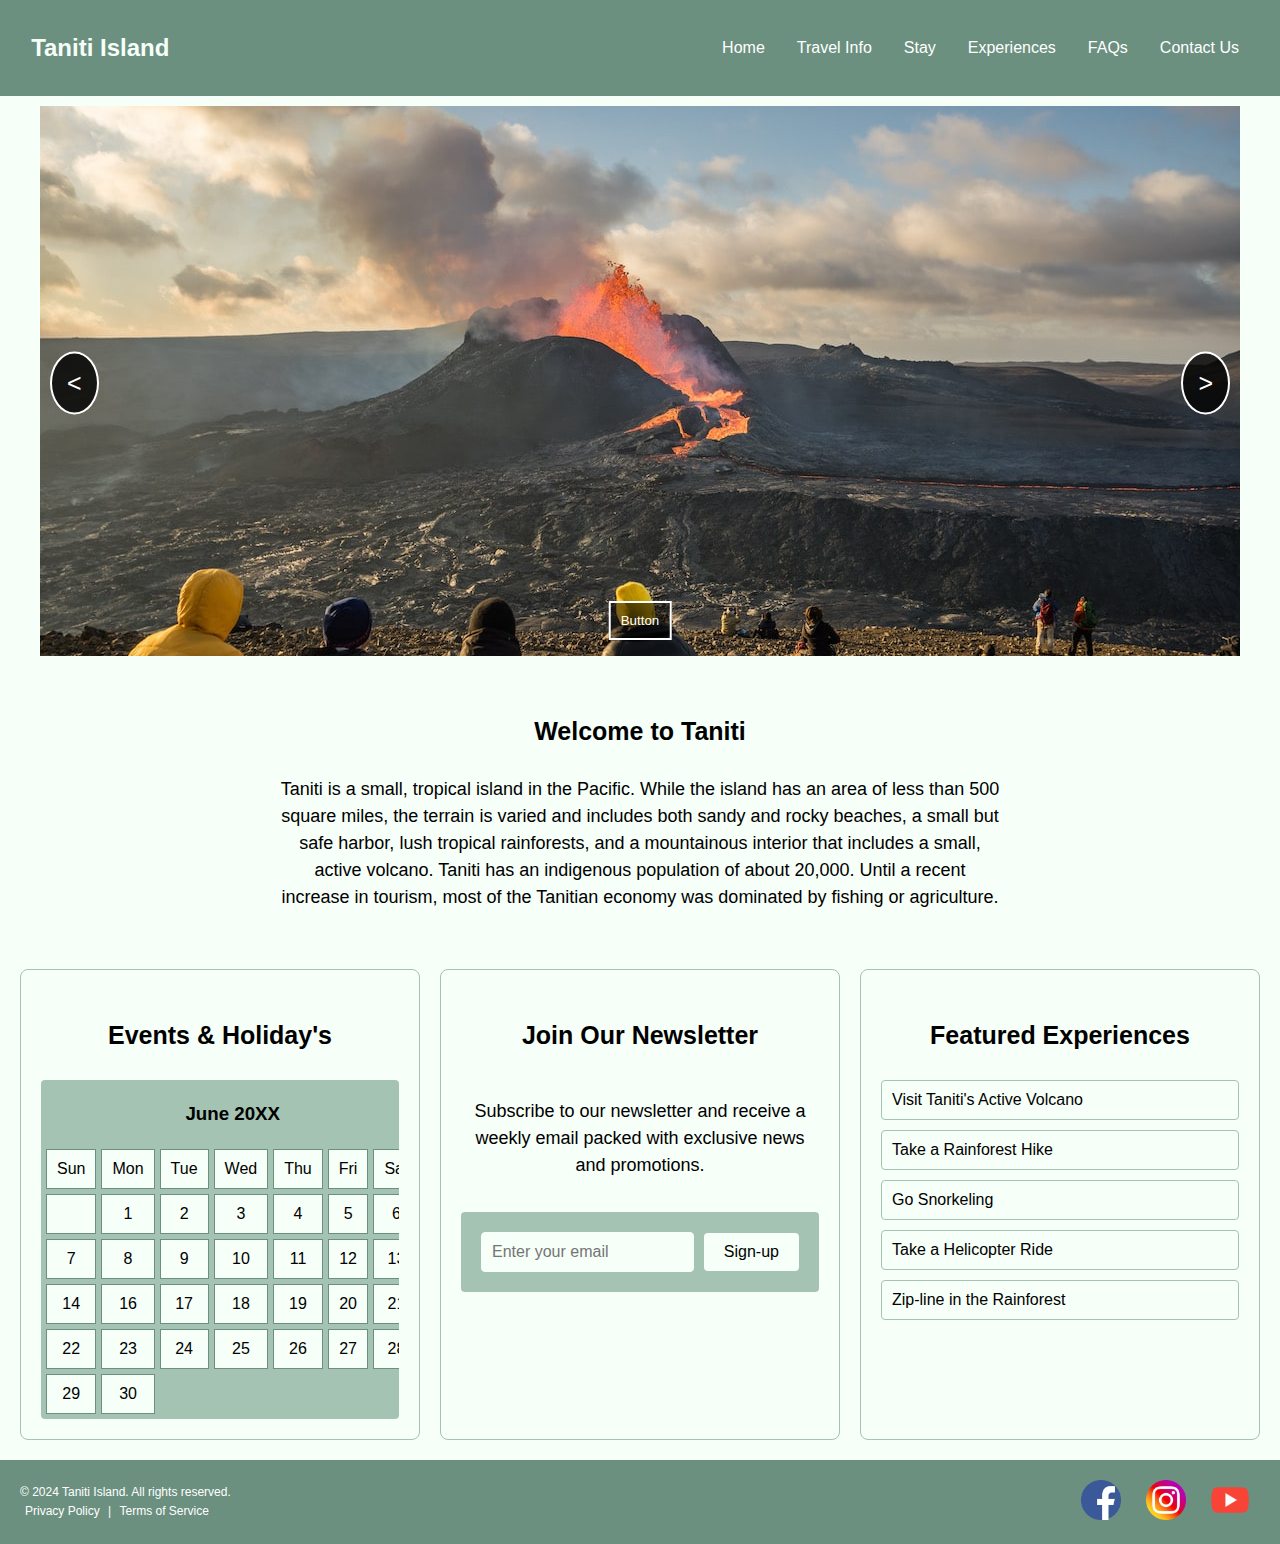
<file: index.html>
<!DOCTYPE html>
<html lang="en">
<head>
    <meta charset="UTF-8">
    <meta name="viewport" content="width=device-width, initial-scale=1.0">
    <title>Taniti Island</title>
    <link rel="stylesheet" href="styles.css">
</head>
<body>
    <header>
        <div class="logo">Taniti Island</div>
        <nav>
            <ul>
                <li><a href="/index.html">Home</a></li>
                <li class="dropdown">
                    <a href="javascript:void(0)" class="dropbtn">Travel Info</a>
                    <div class="dropdown-content">
                        <a href="/submenu/getting-here.html">Getting Here</a>
                        <a href="/submenu/getting-around.html">Getting Around</a>
                    </div>
                </li>
                <li class="dropdown">
                    <a href="javascript:void(0)" class="dropbtn">Stay</a>
                    <div class="dropdown-content">
                        <a href="/submenu/lodging.html">Lodging</a>
                        <a href="/submenu/food.html">Food</a>
                    </div>
                </li>
                <li class="dropdown">
                    <a href="javascript:void(0)" class="dropbtn">Experiences</a>
                    <div class="dropdown-content">
                        <a href="/submenu/sightseeing.html">Sightseeing</a>
                        <a href="/submenu/entertainment.html">Entertainment</a>
                    </div>
                </li>
                <li><a href="/FAQs.html">FAQs</a></li>
                <li><a href="/contactUs.html">Contact Us</a></li>
            </ul>
        </nav>
    </header>
    <main>
        <section class="picture-slider">
            <button type="button" class="arrow left-arrow" onclick="plusSlides(-1)">&lt;</button>
            <div class="picture-container">
                <div class="picture">
                    <img class="size-picture" src="/img/volcano.jpg" alt="Picture of an active volcano">
                    <button type="button" class="picture-button">Button</button>
                </div>
                <div class="picture">
                    <img class="size-picture" src="/img/rainforest-hike.webp" alt="Picture of a mossy Rainforest">
                    <button type="button" class="picture-button">Button</button>
                </div>
                <div class="picture">
                    <img class="size-picture" src="/img/snorkeling.jpg" alt="Picture of 2 individuals snorkeling">
                    <button type="button" class="picture-button">Button</button>
                </div>
                <div class="picture">
                    <img class="size-picture" src="/img/helicopter.jpg" alt="Picture of a helicopter">
                    <button type="button" class="picture-button">Button</button>
                </div>
            </div>
            <button type="button" class="arrow right-arrow" onclick="plusSlides(1)">&gt;</button>
        </section>
        <section class="welcome-section">
            <h1>Welcome to Taniti</h1>
            <p>Taniti is a small, tropical island in the Pacific. While the island has an area of less than 500 square miles, the terrain is varied and includes both sandy and rocky beaches, a small but safe harbor, lush tropical rainforests, and a mountainous interior that includes a small, active volcano. Taniti has an indigenous population of about 20,000. Until a recent increase in tourism, most of the Tanitian economy was dominated by fishing or agriculture.</p>
        </section>
        <section class="info-sections">
            <div class="calendar-view">
                <h2>Events & Holiday's</h2>
                <div class="calendar-widget">
                    <div class="calendar">
                        <div class="month">
                            <h3>June 20XX</h3>
                        </div>
                        <div class="weekdays">
                            <div>Sun</div>
                            <div>Mon</div>
                            <div>Tue</div>
                            <div>Wed</div>
                            <div>Thu</div>
                            <div>Fri</div>
                            <div>Sat</div>
                        </div>
                        <div class="days">
                            <div class="day"></div>
                            <div class="day">1</div>
                            <div class="day">2</div>
                            <div class="day">3</div>
                            <div class="day">4</div>
                            <div class="day">5</div>
                            <div class="day">6</div>
                            <div class="day">7</div>
                            <div class="day">8</div>
                            <div class="day">9</div>
                            <div class="day">10</div>
                            <div class="day">11</div>
                            <div class="day">12</div>
                            <div class="day">13</div>
                            <div class="day">14</div>
                            <div class="day">16</div>
                            <div class="day">17</div>
                            <div class="day">18</div>
                            <div class="day">19</div>
                            <div class="day">20</div>
                            <div class="day">21</div>
                            <div class="day">22</div>
                            <div class="day">23</div>
                            <div class="day">24</div>
                            <div class="day">25</div>
                            <div class="day">26</div>
                            <div class="day">27</div>
                            <div class="day">28</div>
                            <div class="day">29</div>
                            <div class="day">30</div>
                        </div>
                    </div>
                </div>
            </div>
            <div class="cta-section">
                <h2>Join Our Newsletter</h2>
                <div id="signup-container">
                    <p>Subscribe to our newsletter and receive a weekly email packed with exclusive news and promotions.</p>
                    <form id="newsletter-form">
                        <div class="input-container">
                            <input type="email" placeholder="Enter your email" required>
                            <button type="submit" class="cta-button">Sign-up</button>
                        </div>
                    </form>
                </div>
            </div>
            <div class="featured-experiences">
                <h2>Featured Experiences</h2>
                <ul>
                    <li>Visit Taniti's Active Volcano</li>
                    <li>Take a Rainforest Hike</li>
                    <li>Go Snorkeling</li>
                    <li>Take a Helicopter Ride</li>
                    <li>Zip-line in the Rainforest</li>
                </ul>
            </div>
        </section>
    </main>
    <footer>
        <div class="legal-info">
            <p>&copy; 2024 Taniti Island. All rights reserved.</p>
            <p><a href="#">Privacy Policy</a> | <a href="#">Terms of Service</a></p>
        </div>
        <div class="social-links">
            <img src="img/facebook.png" class="social-button" alt="Facebook">
            <img src="img/instagram.png" class="social-button" alt="Instagram">
            <img src="img/youtube.png" class="social-button" alt="YouTube">
        </div>
    </footer>

    <script src="index.js"></script>
</body>
</html>
</file>
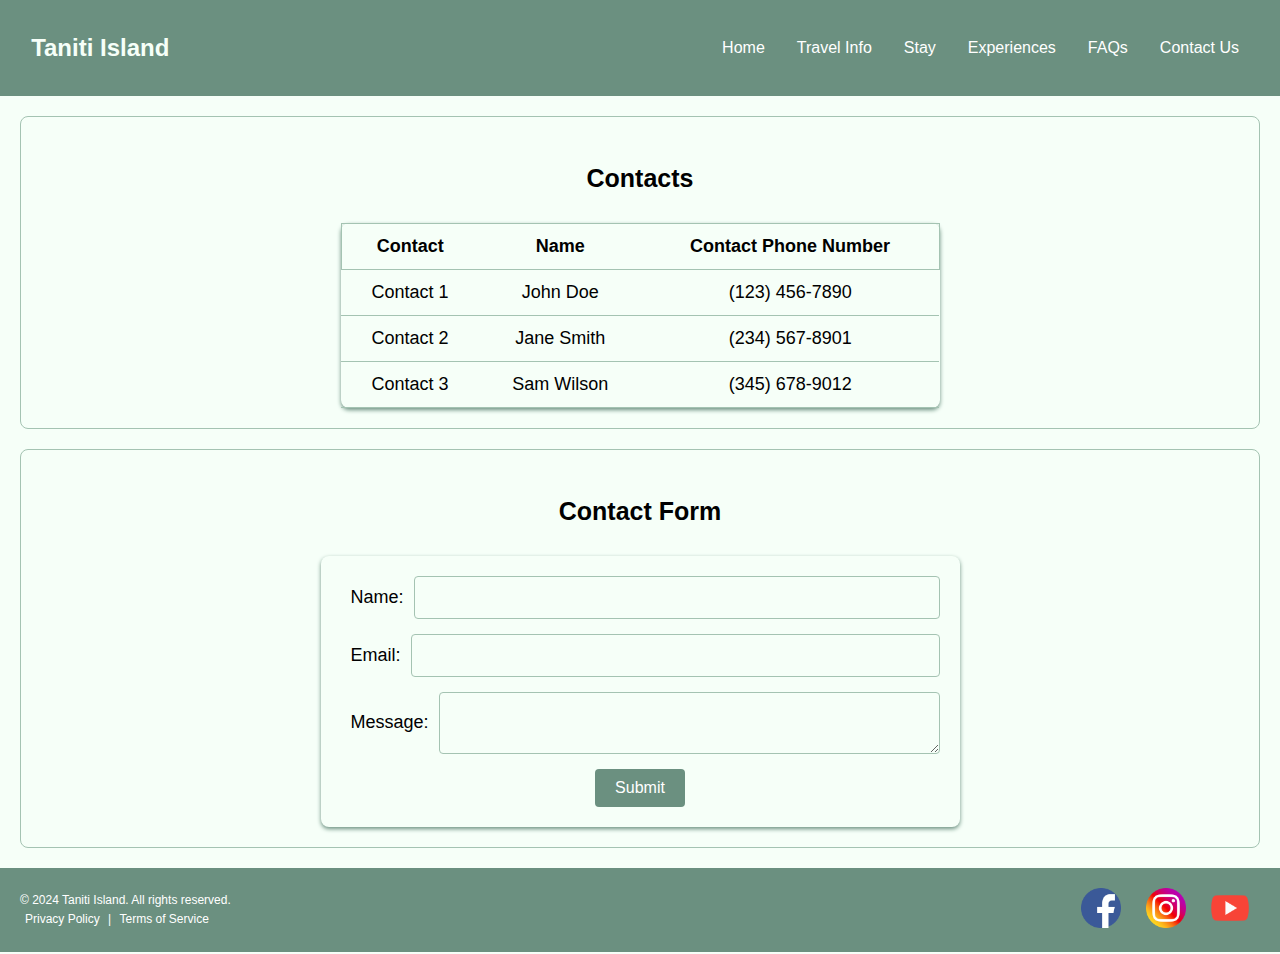
<file: contactUs.html>
<!DOCTYPE html>
<html lang="en">
<head>
    <meta charset="UTF-8">
    <meta name="viewport" content="width=device-width, initial-scale=1.0">
    <title>Taniti Island | Contact Us |</title>
    <link rel="stylesheet" href="styles.css">
</head>
<body>
    <header>
        <div class="logo">Taniti Island</div>
        <nav>
            <ul>
                <li><a href="/index.html">Home</a></li>
                <li class="dropdown">
                    <a href="javascript:void(0)" class="dropbtn">Travel Info</a>
                    <div class="dropdown-content">
                        <a href="/submenu/getting-here.html">Getting Here</a>
                        <a href="/submenu/getting-around.html">Getting Around</a>
                    </div>
                </li>
                <li class="dropdown">
                    <a href="javascript:void(0)" class="dropbtn">Stay</a>
                    <div class="dropdown-content">
                        <a href="/submenu/lodging.html">Lodging</a>
                        <a href="/submenu/food.html">Food</a>
                    </div>
                </li>
                <li class="dropdown">
                    <a href="javascript:void(0)" class="dropbtn">Experiences</a>
                    <div class="dropdown-content">
                        <a href="/submenu/sightseeing.html">Sightseeing</a>
                        <a href="/submenu/entertainment.html">Entertainment</a>
                    </div>
                </li>
                <li><a href="/FAQs.html">FAQs</a></li>
                <li><a href="/contactUs.html">Contact Us</a></li>
            </ul>
        </nav>
    </header>
    <main id="contact-us-container">
        <section id="contact-table-section">
            <h1 id="table-h1">Contacts</h1>
            <table id="contact-table">
                <thead>
                    <tr>
                        <th>Contact</th>
                        <th>Name</th>
                        <th>Contact Phone Number</th>
                    </tr>
                </thead>
                <tbody>
                    <tr>
                        <td>Contact 1</td>
                        <td>John Doe</td>
                        <td>(123) 456-7890</td>
                    </tr>
                    <tr>
                        <td>Contact 2</td>
                        <td>Jane Smith</td>
                        <td>(234) 567-8901</td>
                    </tr>
                    <tr>
                        <td>Contact 3</td>
                        <td>Sam Wilson</td>
                        <td>(345) 678-9012</td>
                    </tr>
                </tbody>
            </table>
        </section>
        <section id="form-section">
            <h1 id="contact-form-h1" >Contact Form</h1>
            <form id="contact-us-form" action="#" method="post">
                <div class="form-row">
                    <label for="name">Name:</label>
                    <input type="text" id="name" name="name">
                </div>
                <div class="form-row">
                    <label for="email">Email:</label>
                    <input type="email" id="email" name="email">
                </div>
                <div class="form-row">
                    <label for="message">Message:</label>
                    <textarea id="message" name="message"></textarea>
                </div>
                <button id="form-button" type="submit">Submit</button>
            </form>
        </section>
    </main>
    <footer>
        <div class="legal-info">
            <p>&copy; 2024 Taniti Island. All rights reserved.</p>
            <p><a href="#">Privacy Policy</a> | <a href="#">Terms of Service</a></p>
        </div>
        <div class="social-links">
            <img src="img/facebook.png" class="social-button" alt="Facebook">
            <img src="img/instagram.png" class="social-button" alt="Instagram">
            <img src="img/youtube.png" class="social-button" alt="YouTube">
        </div>
    </footer>
    <script src="index.js"></script>
</body>
</html>
</file>
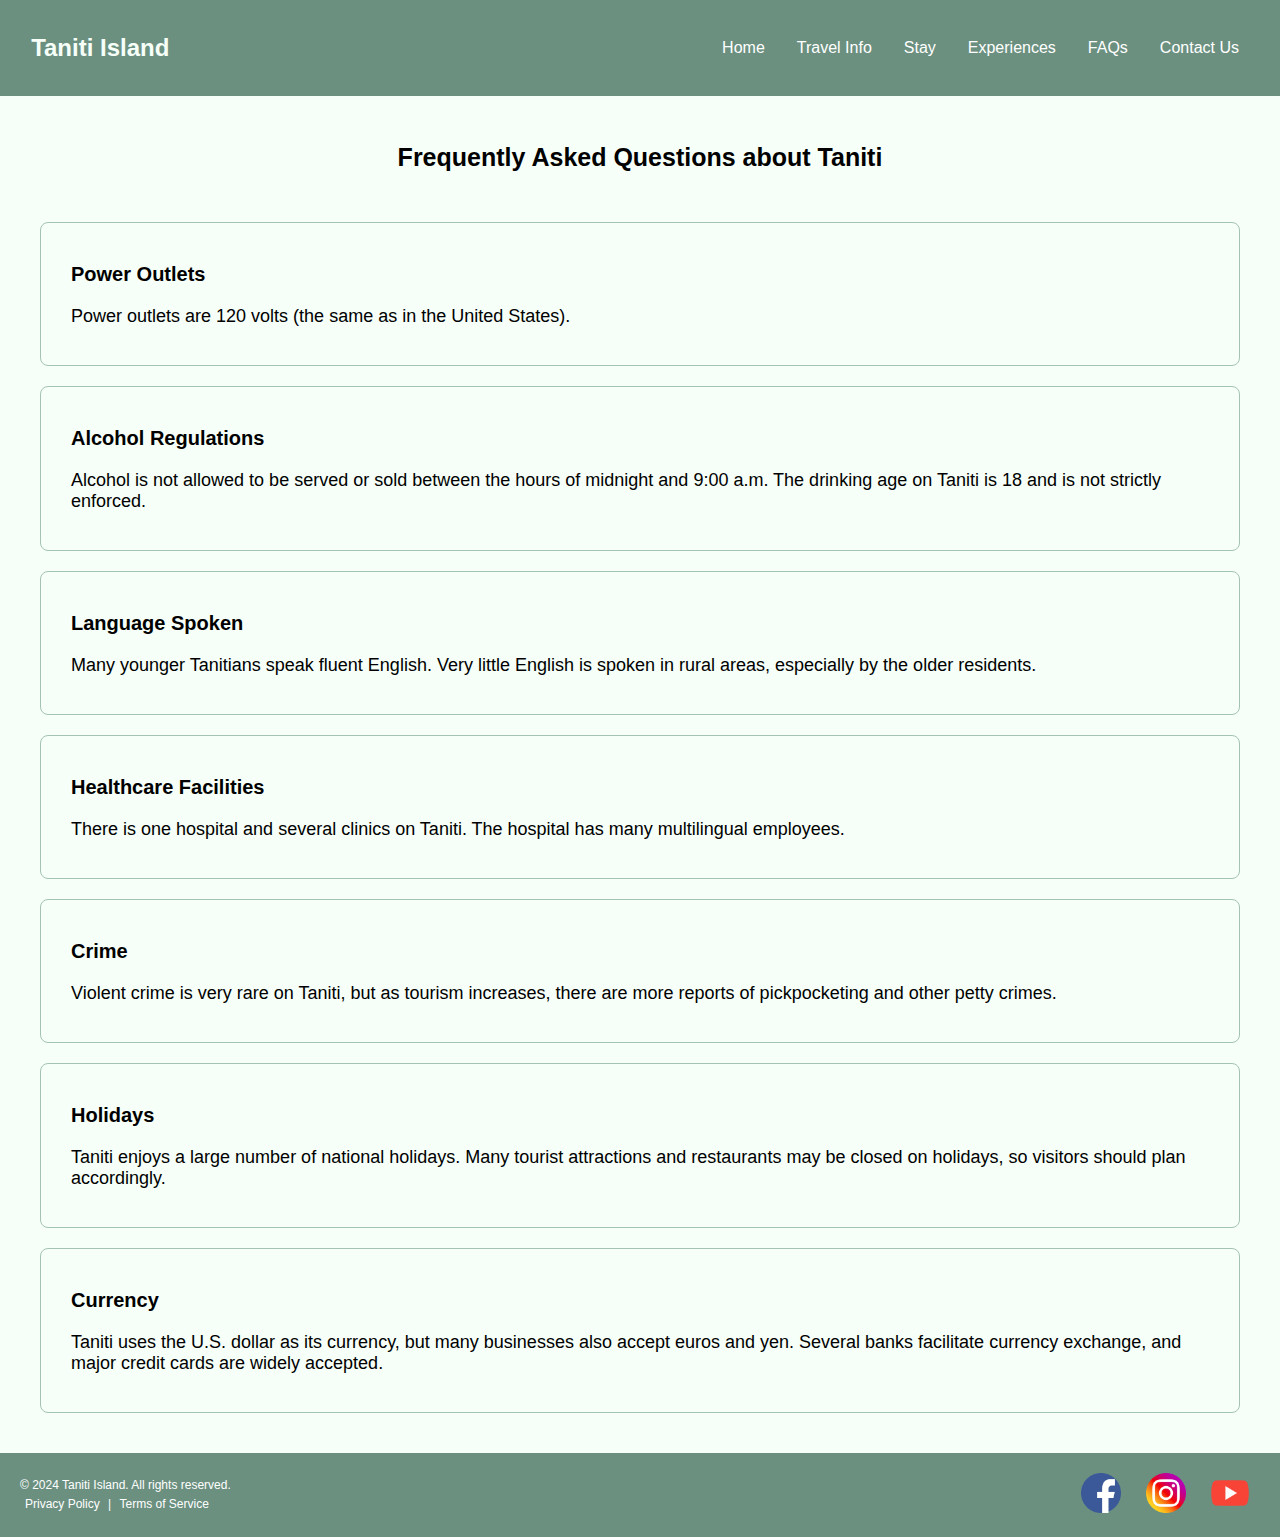
<file: FAQs.html>
<!DOCTYPE html>
<html lang="en">
<head>
    <meta charset="UTF-8">
    <meta name="viewport" content="width=device-width, initial-scale=1.0">
    <title>Taniti Island | FAQs |</title>
    <link rel="stylesheet" href="styles.css">
</head>
<body>
    <header>
        <div class="logo">Taniti Island</div>
        <nav>
            <ul>
                <li><a href="/index.html">Home</a></li>
                <li class="dropdown">
                    <a href="javascript:void(0)" class="dropbtn">Travel Info</a>
                    <div class="dropdown-content">
                        <a href="/submenu/getting-here.html">Getting Here</a>
                        <a href="/submenu/getting-around.html">Getting Around</a>
                    </div>
                </li>
                <li class="dropdown">
                    <a href="javascript:void(0)" class="dropbtn">Stay</a>
                    <div class="dropdown-content">
                        <a href="/submenu/lodging.html">Lodging</a>
                        <a href="/submenu/food.html">Food</a>
                    </div>
                </li>
                <li class="dropdown">
                    <a href="javascript:void(0)" class="dropbtn">Experiences</a>
                    <div class="dropdown-content">
                        <a href="/submenu/sightseeing.html">Sightseeing</a>
                        <a href="/submenu/entertainment.html">Entertainment</a>
                    </div>
                </li>
                <li><a href="/FAQs.html">FAQs</a></li>
                <li><a href="/contactUs.html">Contact Us</a></li>
            </ul>
        </nav>
    </header>
    <main>
        <section id="FAQs-section">
            <h1 class="FAQ-h1">Frequently Asked Questions about Taniti</h1>
            <div id="FAQ-Container">
                <div class="faq-item">
                    <h3>Power Outlets</h3>
                    <p>Power outlets are 120 volts (the same as in the United States).</p>
                </div>
                <div class="faq-item">
                    <h3>Alcohol Regulations</h3>
                    <p>Alcohol is not allowed to be served or sold between the hours of midnight and 9:00 a.m. The drinking age on Taniti is 18 and is not strictly enforced.</p>
                </div>
                <div class="faq-item">
                    <h3>Language Spoken</h3>
                    <p>Many younger Tanitians speak fluent English. Very little English is spoken in rural areas, especially by the older residents.</p>
                </div>
                <div class="faq-item">
                    <h3>Healthcare Facilities</h3>
                    <p>There is one hospital and several clinics on Taniti. The hospital has many multilingual employees.</p>
                </div>
                <div class="faq-item">
                    <h3>Crime</h3>
                    <p>Violent crime is very rare on Taniti, but as tourism increases, there are more reports of pickpocketing and other petty crimes.</p>
                </div>
                <div class="faq-item">
                    <h3>Holidays</h3>
                    <p>Taniti enjoys a large number of national holidays. Many tourist attractions and restaurants may be closed on holidays, so visitors should plan accordingly.</p>
                </div>
                <div class="faq-item">
                    <h3>Currency</h3>
                    <p>Taniti uses the U.S. dollar as its currency, but many businesses also accept euros and yen. Several banks facilitate currency exchange, and major credit cards are widely accepted.</p>
                </div>
            </div>
        </section>
    </main>
    <footer>
        <div class="legal-info">
            <p>&copy; 2024 Taniti Island. All rights reserved.</p>
            <p><a href="#">Privacy Policy</a> | <a href="#">Terms of Service</a></p>
        </div>
        <div class="social-links">
            <img src="img/facebook.png" class="social-button" alt="Facebook">
            <img src="img/instagram.png" class="social-button" alt="Instagram">
            <img src="img/youtube.png" class="social-button" alt="YouTube">
        </div>
    </footer>

    <script src="index.js"></script>
</body>
</html>
</file>
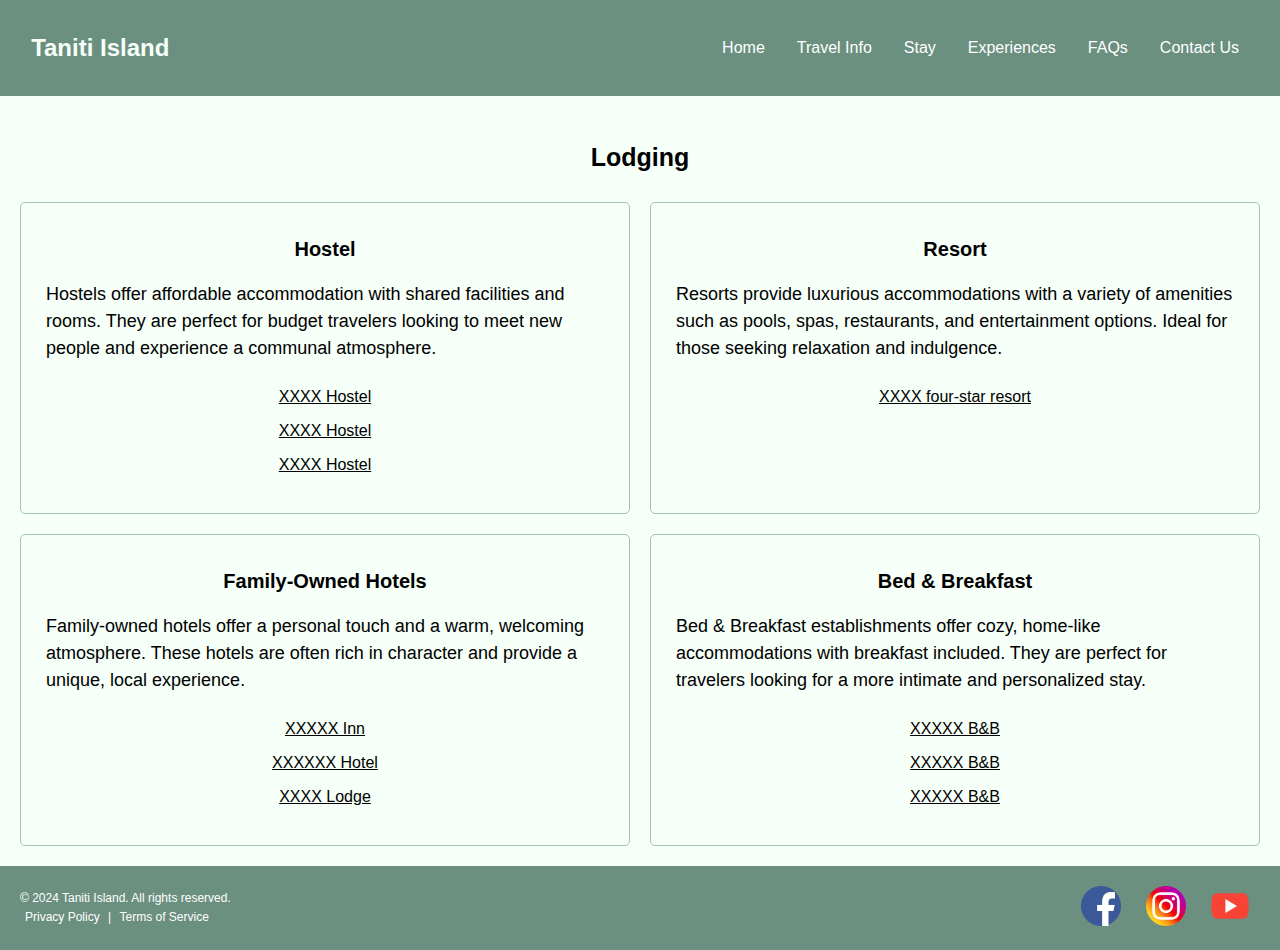
<file: submenu/lodging.html>
<!DOCTYPE html>
<html lang="en">
<head>
    <meta charset="UTF-8">
    <meta name="viewport" content="width=device-width, initial-scale=1.0">
    <title>Taniti Island</title>
    <link rel="stylesheet" href="../styles.css">
</head>
<body>
    <header>
        <div class="logo">Taniti Island</div>
        <nav>
            <ul>
                <li><a href="../index.html">Home</a></li>
                <li class="dropdown">
                    <a href="javascript:void(0)" class="dropbtn">Travel Info</a>
                    <div class="dropdown-content">
                        <a href="/submenu/getting-here.html">Getting Here</a>
                        <a href="/submenu/getting-around.html">Getting Around</a>
                    </div>
                </li>
                <li class="dropdown">
                    <a href="javascript:void(0)" class="dropbtn">Stay</a>
                    <div class="dropdown-content">
                        <a href="/submenu/lodging.html">Lodging</a>
                        <a href="/submenu/food.html">Food</a>
                    </div>
                </li>
                <li class="dropdown">
                    <a href="javascript:void(0)" class="dropbtn">Experiences</a>
                    <div class="dropdown-content">
                        <a href="/submenu/sightseeing.html">Sightseeing</a>
                        <a href="/submenu/entertainment.html">Entertainment</a>
                    </div>
                </li>
                <li><a href="../FAQs.html">FAQs</a></li>
                <li><a href="../contactUs.html">Contact Us</a></li>
            </ul>
        </nav>
    </header>
    <main id="lodging-section">
        <h1>Lodging</h1>
            <div id="lodging-container">
                <article id="hostel">
                    <h3>Hostel</h3>
                    <p>
                      Hostels offer affordable accommodation with shared facilities and rooms. They are perfect for budget travelers looking to meet new people and experience a communal atmosphere.
                    </p>
                    <ul>
                      <li>XXXX Hostel</li>
                      <li>XXXX Hostel</li>
                      <li>XXXX Hostel</li>
                    </ul>
                  </article>
                  <article id="resort">
                    <h3>Resort</h3>
                    <p>
                      Resorts provide luxurious accommodations with a variety of amenities such as pools, spas, restaurants, and entertainment options. Ideal for those seeking relaxation and indulgence.
                    </p>
                    <ul>
                      <li>XXXX four-star resort</li>
                    </ul>
                  </article>
                  <article id="family-owned-hotels">
                    <h3>Family-Owned Hotels</h3>
                    <p>
                      Family-owned hotels offer a personal touch and a warm, welcoming atmosphere. These hotels are often rich in character and provide a unique, local experience.
                    </p>
                    <ul>
                      <li>XXXXX Inn</li>
                      <li>XXXXXX Hotel</li>
                      <li>XXXX Lodge</li>
                    </ul>
                  </article>
                  <article id="bed-and-breakfast">
                    <h3>Bed & Breakfast</h3>
                    <p>
                      Bed & Breakfast establishments offer cozy, home-like accommodations with breakfast included. They are perfect for travelers looking for a more intimate and personalized stay.
                    </p>
                    <ul>
                      <li>XXXXX B&B</li>
                      <li>XXXXX B&B</li>
                      <li>XXXXX B&B</li>
                    </ul>
                  </article>
            </div>
    </main>
    <footer>
        <div class="legal-info">
            <p>&copy; 2024 Taniti Island. All rights reserved.</p>
            <p><a href="#">Privacy Policy</a> | <a href="#">Terms of Service</a></p>
        </div>
        <div class="social-links">
            <img src="../img/facebook.png" class="social-button" alt="Facebook">
            <img src="../img/instagram.png" class="social-button" alt="Instagram">
            <img src="../img/youtube.png" class="social-button" alt="YouTube">
        </div>
    </footer>

    <script src="../index.js"></script>
</body>
</html>
</file>
<file: styles.css>
body {
    font-family: Arial, sans-serif;
    margin: 0;
    padding: 0;
    display: flex;
    flex-direction: column;
    min-height: 100vh;
    background-color: #F6FFF8;
    color: black;
}

/*Header Content*/
header {
    position: sticky;
    position: -webkit-sticky; /* Safari */
    top: 0;
    background-color: #6B9080;
    color: #F6FFF8;
    padding: 25px;
    display: flex;
    justify-content: space-between;
    align-items: center;
    z-index: 1000;
}

header .logo {
    font-size: 24px;
    font-weight: bold;
    align-content: center;
    margin: 0.5%;
}

nav ul {
    list-style-type: none;
    margin: 0;
    padding: 0;
    overflow: hidden;
}

nav ul li {
    float: left;
}

nav ul li a, .dropbtn {
    display: inline-block;
    color: white;
    text-align: center;
    padding: 14px 16px;
    text-decoration: none;
}

nav ul li a:hover, .dropdown:hover .dropbtn {
    background-color: #F6FFF8;
    color: black;
}

nav ul li.dropdown {
    display: inline-block;
}

nav ul .dropdown-content {
    display: none;
    position: absolute;
    background-color: #F6FFF8;
    min-width: 160px;
    z-index: 1;
}

nav ul .dropdown-content a {
    color: black;
    padding: 12px 16px;
    text-decoration: none;
    display: block;
    text-align: left;
}

nav ul .dropdown-content a:hover {
    background-color: #A4C3B2;
}

nav ul .dropdown:hover .dropdown-content {
    display: block;
}

main {
    flex: 1;
}

/*The main content of Home Page*/

.picture-slider {
    position: relative;
    width: 100%;
    max-width: 1200px;
    margin: 0 auto;
    overflow: hidden;
    padding: 10px 0px;
}

.picture-container {
    display: flex;
    transition: transform 0.5s ease-in-out;
}

.picture {
    min-width: 100%;
    box-sizing: border-box;
    position: relative;
}

.size-picture {
    width: 100%;
    height: auto;
    max-height: 550px;
    object-fit: cover;
}

.arrow {
    position: absolute;
    top: 50%;
    transform: translateY(-50%);
    background-color: rgba(0, 0, 0, 0.795);
    color: white;
    border: 2px solid white; 
    padding: 15px;
    font-size: 25px; 
    cursor: pointer;
    z-index: 1;
    border-radius: 50%; 
    transition: background-color 0.3s, transform 0.3s; 
}

.arrow:hover {
    background-color: rgba(255, 255, 255, 0.815); 
    color: black; 
    transform: translateY(-50%) scale(1.1); 
}

.left-arrow {
    left: 10px; 
}

.right-arrow {
    right: 10px;
}

.picture-button {
    position: absolute;
    bottom: 20px;
    left: 50%;
    transform: translateX(-50%);
    background-color: rgba(0, 0, 0, 0.5);
    color: white;
    border: none;
    padding: 10px;
    cursor: pointer;
    border: 2px solid white; 
}


.welcome-section {
    text-align: center;
    padding: 20px;
}

.welcome-section h1 {
    margin-bottom: 20px;
    padding: 10px;
    font-size: 25px;
}

.welcome-section p {
    padding-left: 20%;
    padding-right: 20%;
    font-size: 18px;
    margin-left: 10px;
    margin-right: 10px;
    line-height: 1.5em;
}

.info-sections {
    display: grid;
    grid-template-columns: repeat(auto-fit, minmax(300px, 1fr));
    gap: 20px;
    padding: 20px;
    box-sizing: border-box;
}

.info-sections > .calendar-view, .cta-section, .featured-experiences {
    border-radius: 8px;
    padding: 20px;
    overflow: hidden;
    box-sizing: border-box;
    border: 1px solid #A4C3B2;
}

.calendar-view h2, .cta-section h2, .featured-experiences h2 {
    margin-bottom: 20px;
    padding: 10px;
    font-size: 25px;
    text-align: center;
}

.calendar-widget {
    overflow-x: auto;
}

.calendar {
    display: grid;
    grid-template-columns: repeat(7, 1fr);
    gap: 5px;
    background-color: #A4C3B2;
    padding: 5px;
    border-radius: 4px;
}

.calendar .month {
    grid-column: span 7;
    text-align: center;
}

.calendar .weekdays, .calendar .days {
    display: contents;
}

.calendar .weekdays div, .calendar .days .day {
    text-align: center;
    padding: 10px;
    border: 1px solid #6B9080;
    background-color: #F6FFF8;
    box-sizing: border-box;
}

#signup-container {
    display: flex;
    flex-direction: column;
    align-items: center;
    text-align: center;
}

#signup-container p {
    padding-left: 10px;
    padding-right: 10px;
    font-size: 18px;
    line-height: 1.5em;
}

#newsletter-form {
    display: flex;
    justify-content: center;
    align-items: center;
    height: 100%;
    margin-top: 15px;
    padding: 10px;
    background-color: #A4C3B2;
    border-radius: 4px;
}

.input-container {
    display: flex;
    align-items: center;
    justify-content: center;
    padding: 10px;
}

.input-container input[type="email"] {
    padding: 10px;
    margin-right: 10px;
    border: 1px solid #F6FFF8;
    border-radius: 4px;
    font-size: 16px;
    box-sizing: border-box;
    flex: 1; 
    background-color: #F6FFF8;
}

.input-container button {
    background-color: #F6FFF8;
    border: none;
    padding: 10px 20px;
    cursor: pointer;
    border-radius: 4px;
    font-size: 16px;
}

.input-container button:hover {
    background-color: #6B9080;
    color: #F6FFF8;
}

.featured-experiences ul {
    list-style-type: none;
    padding: 0;
}

.featured-experiences ul li {
    margin: 10px 0;
    padding: 10px;
    border: 1px solid #A4C3B2;
    border-radius: 4px;
}



/*Footer for all pages*/

footer {
    background-color: #6B9080;
    color: #fff;
    text-align: center;
    padding: 10px;
    display: flex;
    justify-content: space-between;
    align-items: center;
    flex-wrap: wrap;
}

.legal-info {
    flex: 1;
    text-align: left;
    padding: 10px;
}

.legal-info p {
    margin: 5px 0;
    font-size: 12px;
}

.legal-info a {
    color: #fff;
    text-decoration: none;
    margin: 0 5px;
}

.legal-info a:hover {
    text-decoration: underline;
}

.social-links {
    flex: 1;
    text-align: right;
    padding: 10px;
}

.social-links img {
    width: 40px;
    height: 40px;
    margin: 0 10px;
    cursor: pointer;
    transition: transform 0.3s;
}

.social-links img:hover {
    transform: scale(1.2);
}


/*Contact US Page */

#contact-us-container {
    display: grid;
    grid-template-columns: repeat(auto-fill, minmax(50%, 2fr));
    gap: 20px; 
    max-width: 100%; 
    padding: 20px;
}

#contact-table-section, #form-section {
    padding: 20px;
    border-radius: 8px;
    border: 1px solid #A4C3B2;
    text-align: center;
}

#table-h1, #contact-form-h1 {
    margin-bottom: 20px;
    padding: 10px;
    font-size: 25px;
}

#contact-table {
    width: 100%;
    max-width: 50%; 
    margin: 0 auto; 
    border-collapse: collapse;
    box-shadow: 0 2px 4px #6B9080;
    font-size: 18px;
    border-radius: 8px;
}

#contact-table th, #contact-table td {
    padding: 12px 15px;
    border-bottom: .5px solid #A4C3B2;
}

#contact-table thead {
    border: 1px solid #A4C3B2;
}

#contact-us-form {
    width: 100%;
    max-width: 50%;
    margin: 0 auto; 
    padding: 20px;
    border-radius: 8px;
    box-shadow: 0 2px 4px #6B9080;
}

.form-row {
    margin-bottom: 15px;
    display: flex;
    justify-content: flex-start;
    align-items: center;
}

#contact-us-form label {
    display: inline-block;
    padding: 5px 10px;
    font-size: 18px;
}

input[type="text"], input[type="email"], textarea {
    flex: 1; 
    padding: 10px;
    border: 1px solid #A4C3B2;
    background-color: #F6FFF8;
    border-radius: 4px;
    width: calc(100% - 140px);
    font-size: 18px;
}

textarea {
    resize: vertical;
}

#form-button {
    background-color: #6B9080;
    color: white;
    padding: 10px 20px;
    border: none;
    border-radius: 4px;
    cursor: pointer;
    font-size: 16px;
}

#form-button:hover {
    background-color: #111;
}



/* FAQs Page */

.FAQ-h1 {
    text-align: center;
    margin-bottom: 20px;
    padding: 10px;
    font-size: 25px;
}

#FAQs-section {
    padding: 20px;
    text-align: center;
}

#FAQ-Container {
    display: grid;
    grid-template-columns: repeat(auto-fill, minmax(50%, 1fr));
    gap: 20px;
    padding: 20px;
}

.faq-item {
    padding: 20px;
    border: 1px solid #A4C3B2;
    border-radius: 8px;
    text-align: left;
}

.faq-item h3 {
    padding-left: 10px;
    padding-right: 10px;
    font-size: 20px;
}

.faq-item p {
    padding-left: 10px;
    padding-right: 10px;
    font-size: 18px;
}



/* Sub menu page for Experiences - Entertainment */

#activities-section {
    text-align: center;
    padding: 20px;
}

#activities-h1 {
    margin-bottom: 20px;
    padding: 10px;
    font-size: 25px;
}

#articles-container {
    display: grid;
    grid-template-columns: repeat(auto-fill, minmax(30%, 1fr));
    gap: 20px;
}

#articles-container article {
    padding: 15px;
    border: 1px solid #A4C3B2;
    border-radius: 5px;
}

#articles-container h3{
    padding-left: 10px;
    padding-right: 10px;
    font-size: 20px;
}

#articles-container p {
    padding-left: 10px;
    padding-right: 10px;
    font-size: 18px;
}



/* Sub menu page for Experiences - Sightseeing */

#sightseeing-section {
    text-align: center;
    padding: 20px;
}

#sightseeing-container {
    display: grid;
    grid-template-columns: repeat(auto-fill, minmax(45%, 1fr));
    gap: 20px;
}

#sightseeing-section article {
    padding: 15px;
    border: 1px solid #A4C3B2;
    border-radius: 5px;
}

#sightseeing-section h1 {
    margin-bottom: 20px;
    padding: 10px;
    font-size: 25px;
}

#sightseeing-section h3 {
    padding-left: 10px;
    padding-right: 10px;
    font-size: 20px;
}

#sightseeing-section p {
    padding-left: 10px;
    padding-right: 10px;
    font-size: 18px;
}



/* Sub menu page for Stay - Food*/

#main-container-food {
    text-align: center;
    padding: 20px;
}

#food-section-container {
    display: grid;
    grid-template-columns: repeat(auto-fill, minmax(45%, 1fr));
    gap: 20px;
}

#main-container-food article {
    padding: 15px;
    border: 1px solid #A4C3B2;
    border-radius: 5px;
    margin-bottom: 20px;
}

#main-container-food h1 {
    margin-bottom: 20px;
    padding: 10px;
    font-size: 25px;
}

#main-container-food h3 {
    padding-left: 10px;
    padding-right: 10px;
    font-size: 20px;
}

#main-container-food p {
    padding-left: 10px;
    padding-right: 10px;
    font-size: 18px;
}



/* Sub menu page for Stay - Lodging*/

#lodging-section {
    text-align: center;
    padding: 20px;
}

#lodging-container{
    display: grid;
    grid-template-columns: repeat(auto-fill, minmax(45%, 1fr));
    gap: 20px;
}

#lodging-container article {
    padding: 15px;
    border: 1px solid #A4C3B2;
    border-radius: 5px;
}

#lodging-section h1 {
    margin-bottom: 20px;
    padding: 10px;
    font-size: 25px;
}

#lodging-container h3 {
    padding-left: 10px;
    padding-right: 10px;
    font-size: 20px;
}

#lodging-container p {
    padding-left: 10px;
    padding-right: 10px;
    font-size: 18px;
    text-align: left;
    line-height: 1.5em;
}

#lodging-container ul {
    list-style-type: none;
    padding: 0;
}

#lodging-container ul li {
    padding: 8px 0;
    cursor: pointer;
    text-decoration: underline;
}

#lodging-container ul li:hover {
    color: #007BFF;
    text-decoration: none;
}



/* Sub menu page for Travel Info - Getting Here  */

#travel-options-container {
    text-align: center;
    padding: 20px;
}

#travel-options-container h1 {
    margin-bottom: 20px;
    padding: 10px;
    font-size: 25px;
}

#travel-section {
    display: grid;
    grid-template-columns: repeat(auto-fill, minmax(45%, 1fr));
    gap: 20px;
}

#travel-section article {
    padding: 15px;
    border: 1px solid #A4C3B2;
    border-radius: 5px;
}

#travel-section h2 {
    padding-left: 10px;
    padding-right: 10px;
    font-size: 20px;
}

#travel-section p {
    padding-left: 10px;
    padding-right: 10px;
    font-size: 18px;
    line-height: 1.5em;
    text-align: left;
}



/* Sub menu page for Travel Info - Getting Around  */

#transportation-container {
    text-align: center;
    padding: 20px;
}

#transportation-container h1 {
    margin-bottom: 20px;
    font-size: 25px;
}

#transportation-section {
    display: grid;
    grid-template-columns: repeat(auto-fill, minmax(45%, 1fr));
    gap: 20px;
    max-width: 100%;
    margin: 0 auto;
}

#transportation-section article {
    padding: 15px;
    border: 1px solid #A4C3B2;
    border-radius: 5px;
}

#transportation-section h2 {
    padding-left: 10px;
    padding-right: 10px;
    font-size: 20px;
}

#transportation-section p {
    padding-left: 10px;
    padding-right: 10px;
    font-size: 18px;
    text-align: left;
}
</file>
